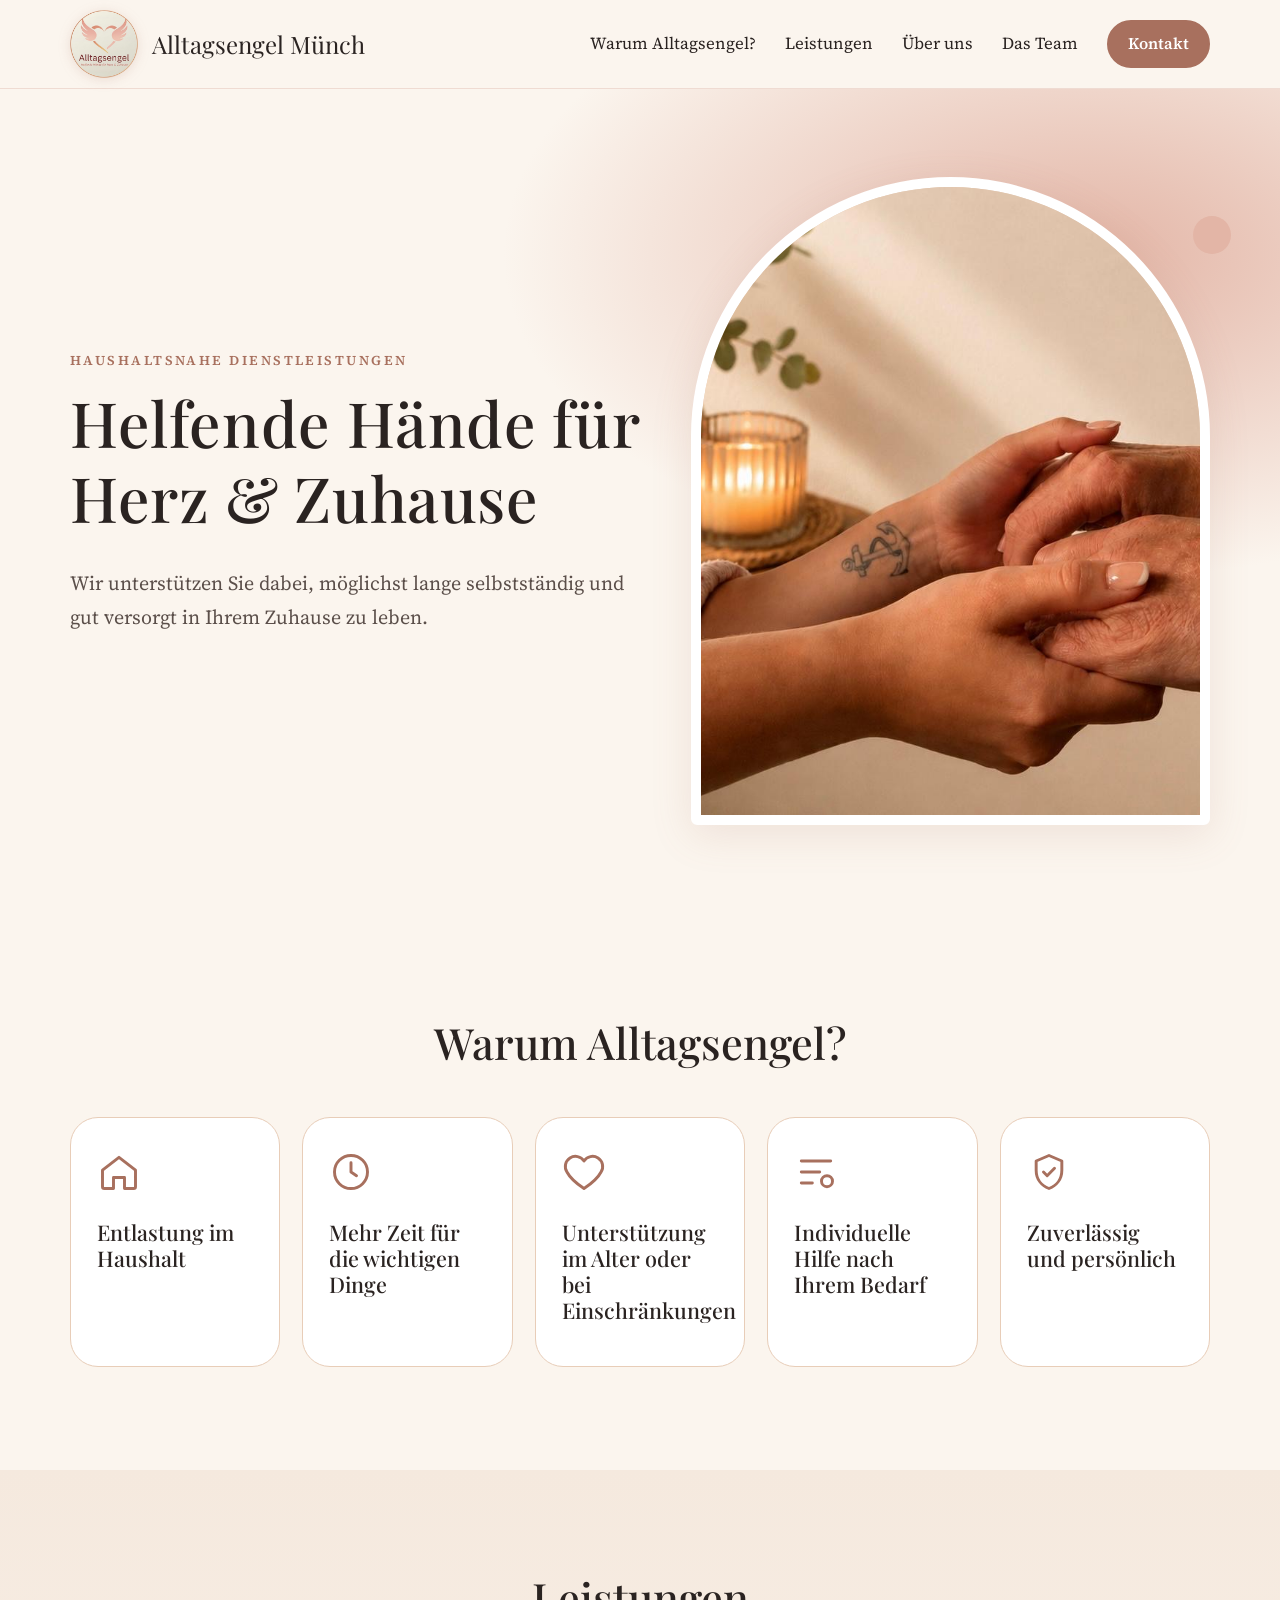
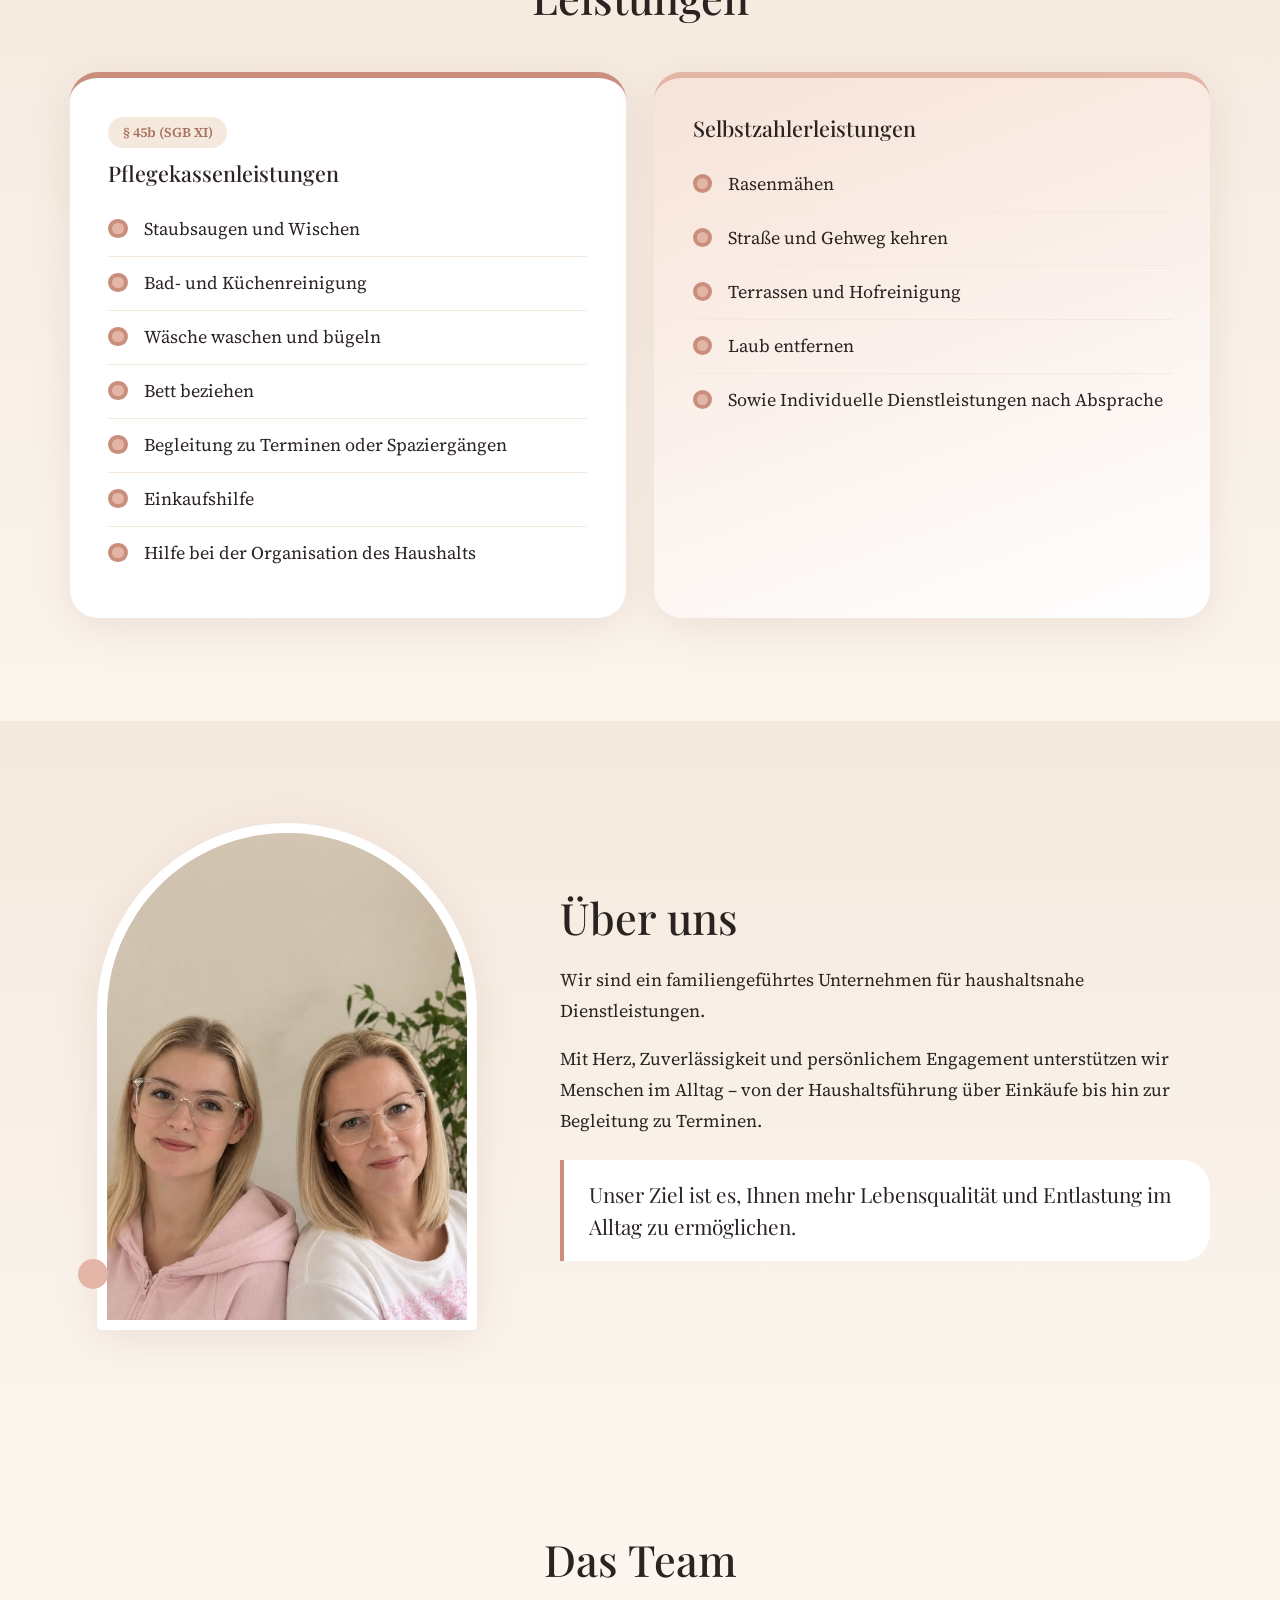
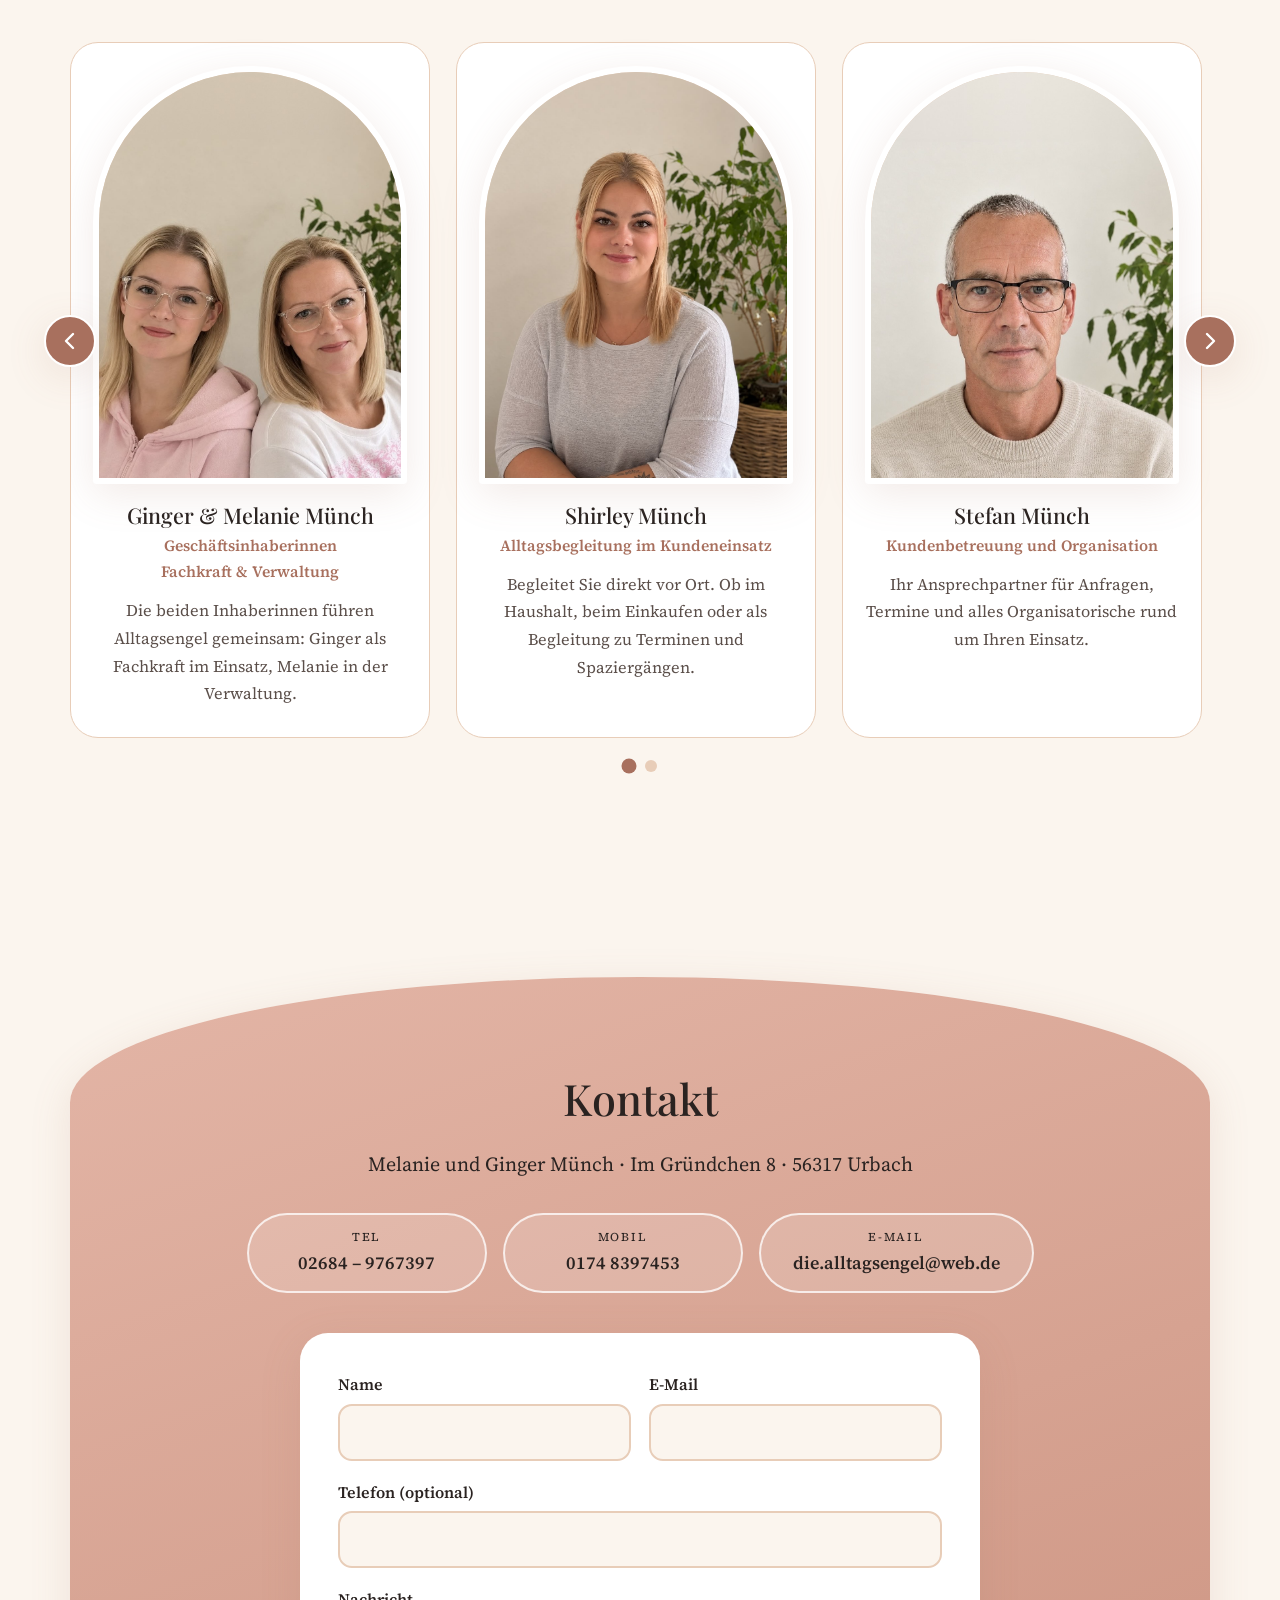
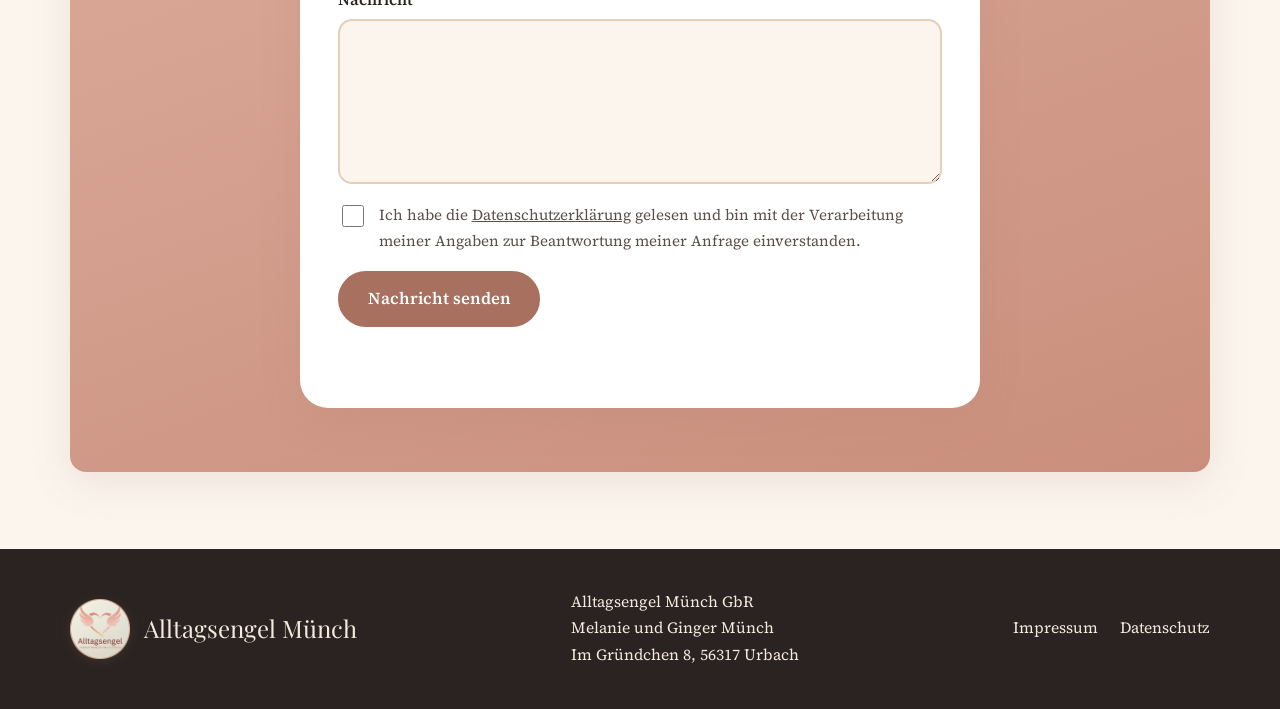
<file: index.html>
<!doctype html>
<html lang="de">
<head>
  <meta charset="utf-8">
  <meta name="viewport" content="width=device-width, initial-scale=1">
  <title>Alltagsengel Münch – Haushaltsnahe Dienstleistungen in Urbach (Westerwald)</title>
  <meta name="description" content="Alltagsengel Münch: Haushaltshilfe, Pflegekassenleistungen nach § 45b SGB XI, Einkaufshilfe, Begleitung sowie Garten- und Hofpflege in Urbach und Umgebung. Familiengeführt, zuverlässig, persönlich.">
  <meta name="robots" content="index, follow">
  <link rel="canonical" href="https://alltagsengel-muench.de/">

  <!-- Open Graph / Social Media -->
  <meta property="og:type" content="website">
  <meta property="og:locale" content="de_DE">
  <meta property="og:site_name" content="Alltagsengel Münch">
  <meta property="og:url" content="https://alltagsengel-muench.de/">
  <meta property="og:title" content="Alltagsengel Münch – Haushaltsnahe Dienstleistungen in Urbach">
  <meta property="og:description" content="Helfende Hände für Herz &amp; Zuhause: Haushaltshilfe, Pflegekassenleistungen (§ 45b SGB XI), Einkaufshilfe, Begleitung sowie Garten- und Hofpflege in Urbach und Umgebung.">
  <meta property="og:image" content="https://alltagsengel-muench.de/assets/hero.jpeg">
  <meta property="og:image:width" content="1347">
  <meta property="og:image:height" content="859">
  <meta property="og:image:alt" content="Eine jüngere Hand hält die Hand eines älteren Menschen, daneben eine Kerze und Eukalyptus">
  <meta name="twitter:card" content="summary_large_image">
  <meta name="twitter:title" content="Alltagsengel Münch – Haushaltsnahe Dienstleistungen in Urbach">
  <meta name="twitter:description" content="Haushaltshilfe, Pflegekassenleistungen (§ 45b SGB XI), Einkaufshilfe, Begleitung sowie Garten- und Hofpflege in Urbach und Umgebung.">
  <meta name="twitter:image" content="https://alltagsengel-muench.de/assets/hero.jpeg">

  <meta name="theme-color" content="#FBF5EE">
  <link rel="icon" type="image/png" href="assets/logo.png">
  <link rel="apple-touch-icon" href="assets/logo.png">
  <link rel="preload" href="assets/fonts/playfair-display-latin.woff2" as="font" type="font/woff2" crossorigin>
  <link rel="preload" href="assets/fonts/source-serif-4-latin.woff2" as="font" type="font/woff2" crossorigin>
  <link rel="stylesheet" href="styles.css">

  <!-- Strukturierte Daten für Google (LocalBusiness) -->
  <script type="application/ld+json">
  {
    "@context": "https://schema.org",
    "@type": "LocalBusiness",
    "@id": "https://alltagsengel-muench.de/#unternehmen",
    "name": "Alltagsengel Münch GbR",
    "alternateName": "Alltagsengel Münch",
    "slogan": "Helfende Hände für Herz & Zuhause",
    "description": "Familiengeführtes Unternehmen für haushaltsnahe Dienstleistungen in Urbach: Haushaltshilfe, Pflegekassenleistungen nach § 45b SGB XI, Einkaufshilfe, Begleitung zu Terminen sowie Garten- und Hofpflege.",
    "url": "https://alltagsengel-muench.de/",
    "logo": "https://alltagsengel-muench.de/assets/logo.png",
    "image": "https://alltagsengel-muench.de/assets/hero.jpeg",
    "telephone": "+49 2684 9767397",
    "email": "die.alltagsengel@web.de",
    "address": {
      "@type": "PostalAddress",
      "streetAddress": "Im Gründchen 8",
      "postalCode": "56317",
      "addressLocality": "Urbach",
      "addressRegion": "Rheinland-Pfalz",
      "addressCountry": "DE"
    },
    "contactPoint": [
      {
        "@type": "ContactPoint",
        "contactType": "customer service",
        "telephone": "+49 2684 9767397",
        "availableLanguage": "de"
      },
      {
        "@type": "ContactPoint",
        "contactType": "customer service",
        "telephone": "+49 174 8397453",
        "availableLanguage": "de"
      }
    ],
    "areaServed": [
      { "@type": "City", "name": "Urbach" },
      { "@type": "City", "name": "Puderbach" },
      { "@type": "City", "name": "Dierdorf" },
      { "@type": "City", "name": "Neuwied" },
      { "@type": "AdministrativeArea", "name": "Landkreis Neuwied" },
      { "@type": "AdministrativeArea", "name": "Westerwald" }
    ],
    "founder": [
      { "@type": "Person", "name": "Melanie Münch" },
      { "@type": "Person", "name": "Ginger Münch" }
    ],
    "knowsAbout": [
      "Haushaltsnahe Dienstleistungen",
      "Pflegekassenleistungen § 45b SGB XI",
      "Alltagsbegleitung",
      "Einkaufshilfe",
      "Gartenpflege"
    ],
    "hasOfferCatalog": {
      "@type": "OfferCatalog",
      "name": "Leistungen",
      "itemListElement": [
        {
          "@type": "OfferCatalog",
          "name": "Pflegekassenleistungen (§ 45b SGB XI)",
          "itemListElement": [
            { "@type": "Offer", "itemOffered": { "@type": "Service", "name": "Staubsaugen und Wischen" } },
            { "@type": "Offer", "itemOffered": { "@type": "Service", "name": "Bad- und Küchenreinigung" } },
            { "@type": "Offer", "itemOffered": { "@type": "Service", "name": "Wäsche waschen und bügeln" } },
            { "@type": "Offer", "itemOffered": { "@type": "Service", "name": "Bett beziehen" } },
            { "@type": "Offer", "itemOffered": { "@type": "Service", "name": "Begleitung zu Terminen oder Spaziergängen" } },
            { "@type": "Offer", "itemOffered": { "@type": "Service", "name": "Einkaufshilfe" } },
            { "@type": "Offer", "itemOffered": { "@type": "Service", "name": "Hilfe bei der Organisation des Haushalts" } }
          ]
        },
        {
          "@type": "OfferCatalog",
          "name": "Selbstzahlerleistungen",
          "itemListElement": [
            { "@type": "Offer", "itemOffered": { "@type": "Service", "name": "Rasenmähen" } },
            { "@type": "Offer", "itemOffered": { "@type": "Service", "name": "Straße und Gehweg kehren" } },
            { "@type": "Offer", "itemOffered": { "@type": "Service", "name": "Terrassen- und Hofreinigung" } },
            { "@type": "Offer", "itemOffered": { "@type": "Service", "name": "Laub entfernen" } },
            { "@type": "Offer", "itemOffered": { "@type": "Service", "name": "Individuelle Dienstleistungen nach Absprache" } }
          ]
        }
      ]
    }
  }
  </script>
</head>
<body>

<header class="site-header" id="top">
  <div class="container header-inner">
    <a class="brand" href="#top" aria-label="Alltagsengel Münch – zur Startseite">
      <img src="assets/logo.png" alt="" width="68" height="68">
      <span>Alltagsengel Münch</span>
    </a>
    <nav class="nav" id="nav" aria-label="Hauptnavigation">
      <a href="#warum">Warum Alltagsengel?</a>
      <a href="#leistungen">Leistungen</a>
      <a href="#ueber-uns">Über uns</a>
      <a href="#team">Das Team</a>
      <a class="btn btn-small" href="#kontakt">Kontakt</a>
    </nav>
    <button class="nav-toggle" id="navToggle" aria-expanded="false" aria-controls="nav" aria-label="Menü öffnen">
      <span></span><span></span><span></span>
    </button>
  </div>
</header>

<main>

  <!-- HERO -->
  <section class="hero">
    <div class="container hero-grid">
      <div class="hero-text reveal">
        <p class="eyebrow">Haushaltsnahe Dienstleistungen</p>
        <h1>Helfende Hände für Herz&nbsp;&amp;&nbsp;Zuhause</h1>
        <p class="lead">Wir unterstützen Sie dabei, möglichst lange selbstständig und gut versorgt in Ihrem Zuhause zu leben.</p>
      </div>
      <div class="hero-visual reveal">
        <div class="arch arch-hero">
          <img src="assets/hero.jpeg" alt="Eine jüngere Hand hält die Hand eines älteren Menschen, daneben eine Kerze und Eukalyptus" width="1347" height="859" fetchpriority="high">
        </div>
        <span class="dot" aria-hidden="true"></span>
      </div>
    </div>
  </section>

  <!-- WARUM -->
  <section class="section" id="warum">
    <div class="container">
      <header class="section-head reveal">
        <h2>Warum Alltagsengel?</h2>
      </header>
      <div class="cards">
        <article class="card reveal">
          <svg class="icon" viewBox="0 0 24 24" aria-hidden="true"><path d="M3 11l9-7 9 7v9a1 1 0 0 1-1 1h-5v-6H9v6H4a1 1 0 0 1-1-1z"/></svg>
          <h3>Entlastung im Haushalt</h3>
        </article>
        <article class="card reveal">
          <svg class="icon" viewBox="0 0 24 24" aria-hidden="true"><circle cx="12" cy="12" r="9"/><path d="M12 7v5l3 2"/></svg>
          <h3>Mehr Zeit für die wichtigen Dinge</h3>
        </article>
        <article class="card reveal">
          <svg class="icon" viewBox="0 0 24 24" aria-hidden="true"><path d="M12 21s-7-4.6-9.3-9A5.3 5.3 0 0 1 12 6a5.3 5.3 0 0 1 9.3 6c-2.3 4.4-9.3 9-9.3 9z"/></svg>
          <h3>Unterstützung im Alter oder bei Einschränkungen</h3>
        </article>
        <article class="card reveal">
          <svg class="icon" viewBox="0 0 24 24" aria-hidden="true"><path d="M4 6h16M4 12h10M4 18h6"/><circle cx="18" cy="17" r="3"/></svg>
          <h3>Individuelle Hilfe nach Ihrem Bedarf</h3>
        </article>
        <article class="card reveal">
          <svg class="icon" viewBox="0 0 24 24" aria-hidden="true"><path d="M12 3l7 3v5c0 5-3 8.5-7 10-4-1.5-7-5-7-10V6z"/><path d="M9 12l2 2 4-4"/></svg>
          <h3>Zuverlässig und persönlich</h3>
        </article>
      </div>
    </div>
  </section>

  <!-- LEISTUNGEN -->
  <section class="section section-tint" id="leistungen">
    <div class="container">
      <header class="section-head reveal">
        <h2>Leistungen</h2>
      </header>

      <div class="service-grid">
        <article class="panel reveal" id="pflegekasse">
          <div class="panel-head">
            <span class="badge">§ 45b (SGB XI)</span>
            <h3>Pflegekassenleistungen</h3>
          </div>
          <ul class="checklist">
            <li>Staubsaugen und Wischen</li>
            <li>Bad- und Küchenreinigung</li>
            <li>Wäsche waschen und bügeln</li>
            <li>Bett beziehen</li>
            <li>Begleitung zu Terminen oder Spaziergängen</li>
            <li>Einkaufshilfe</li>
            <li>Hilfe bei der Organisation des Haushalts</li>
          </ul>
        </article>

        <article class="panel panel-alt reveal">
          <div class="panel-head">
            <h3>Selbstzahlerleistungen</h3>
          </div>
          <ul class="checklist">
            <li>Rasenmähen</li>
            <li>Straße und Gehweg kehren</li>
            <li>Terrassen und Hofreinigung</li>
            <li>Laub entfernen</li>
            <li>Sowie Individuelle Dienstleistungen nach Absprache</li>
          </ul>
        </article>
      </div>
    </div>
  </section>

  <!-- ÜBER UNS -->
  <section class="section section-tint" id="ueber-uns">
    <div class="container about-grid">
      <div class="about-photo reveal">
        <div class="arch">
          <img src="assets/inhaber.jpeg" alt="Ginger und Melanie Münch, die Inhaberinnen von Alltagsengel" width="925" height="1233" loading="lazy">
        </div>
        <span class="dot" aria-hidden="true"></span>
      </div>
      <div class="reveal">
        <h2>Über uns</h2>
        <p>Wir sind ein familiengeführtes Unternehmen für haushaltsnahe Dienstleistungen.</p>
        <p>Mit Herz, Zuverlässigkeit und persönlichem Engagement unterstützen wir Menschen im Alltag – von der Haushaltsführung über Einkäufe bis hin zur Begleitung zu Terminen.</p>
        <blockquote>Unser Ziel ist es, Ihnen mehr Lebensqualität und Entlastung im Alltag zu ermöglichen.</blockquote>
      </div>
    </div>
  </section>


  <!-- TEAM -->
  <section class="section" id="team">
    <div class="container">
      <header class="section-head reveal">
        <h2>Das Team</h2>
      </header>

      <div class="carousel reveal" id="teamCarousel">
        <button class="carousel-btn carousel-prev" type="button" aria-label="Vorheriges Teammitglied">
          <svg viewBox="0 0 24 24" aria-hidden="true"><path d="M15 5l-7 7 7 7"/></svg>
        </button>

        <ul class="carousel-track" aria-label="Unser Team">
          <li class="team-card">
            <div class="arch">
              <img src="assets/team/ginger-melanie.jpeg" alt="Ginger und Melanie Münch sitzen nebeneinander und lächeln" width="925" height="1233" loading="lazy">
            </div>
            <h3>Ginger &amp; Melanie Münch</h3>
            <p class="team-role">Geschäftsinhaberinnen<br>Fachkraft &amp; Verwaltung</p>
            <p>Die beiden Inhaberinnen führen Alltagsengel gemeinsam: Ginger als Fachkraft im Einsatz, Melanie in der Verwaltung.</p>
          </li>
          <li class="team-card">
            <div class="arch">
              <img src="assets/team/shirley.jpeg" alt="Shirley Münch lächelt in die Kamera" width="1086" height="1448" loading="lazy">
            </div>
            <h3>Shirley Münch</h3>
            <p class="team-role">Alltagsbegleitung im Kundeneinsatz</p>
            <p>Begleitet Sie direkt vor Ort. Ob im Haushalt, beim Einkaufen oder als Begleitung zu Terminen und Spaziergängen.</p>
          </li>
          <li class="team-card">
            <div class="arch">
              <img src="assets/team/stefan.jpeg" alt="Stefan Münch mit Brille vor einer Zimmerpflanze" width="903" height="1204" loading="lazy">
            </div>
            <h3>Stefan Münch</h3>
            <p class="team-role">Kundenbetreuung und Organisation</p>
            <p>Ihr Ansprechpartner für Anfragen, Termine und alles Organisatorische rund um Ihren Einsatz.</p>
          </li>
          <li class="team-card">
            <div class="arch">
              <img src="assets/team/jannik.jpeg" alt="Jannik Münch in dunklem Pullover vor einer Zimmerpflanze" width="1086" height="1448" loading="lazy">
            </div>
            <h3>Jannik Münch</h3>
            <p class="team-role">Mitarbeiter für Haus- und Gartenservice</p>
            <p>Kümmert sich um Rasen, Laub, Hof und Gehweg – alles rund ums Haus und im Garten.</p>
          </li>
        </ul>

        <button class="carousel-btn carousel-next" type="button" aria-label="Nächstes Teammitglied">
          <svg viewBox="0 0 24 24" aria-hidden="true"><path d="M9 5l7 7-7 7"/></svg>
        </button>

        <div class="carousel-dots" role="tablist" aria-label="Teammitglied auswählen"></div>
      </div>
    </div>
  </section>

  <!-- KONTAKT -->
  <section class="section contact" id="kontakt">
    <div class="container">
      <div class="contact-card reveal">
        <header class="section-head">
          <h2>Kontakt</h2>
          <p class="lead">Melanie und Ginger Münch · Im Gründchen 8 · 56317 Urbach</p>
        </header>
        <div class="pills">
          <a class="pill" href="tel:+4926849767397"><span>Tel</span>02684 – 9767397</a>
          <a class="pill" href="tel:+491748397453"><span>Mobil</span>0174 8397453</a>
          <a class="pill" href="mailto:die.alltagsengel@web.de"><span>E-Mail</span>die.alltagsengel@web.de</a>
        </div>
        <form class="form" id="contactForm" action="kontakt.php" method="POST" novalidate>
          <input type="text" name="website" class="hp" tabindex="-1" autocomplete="off" aria-hidden="true">
          <div class="form-row">
            <label>Name
              <input type="text" name="name" autocomplete="name" required>
            </label>
            <label>E-Mail
              <input type="email" name="email" autocomplete="email" required>
            </label>
          </div>
          <label>Telefon (optional)
            <input type="tel" name="telefon" autocomplete="tel">
          </label>
          <label>Nachricht
            <textarea name="nachricht" rows="5" required></textarea>
          </label>
          <label class="check">
            <input type="checkbox" name="datenschutz" required>
            <span>Ich habe die <a href="datenschutz.html" target="_blank" rel="noopener">Datenschutzerklärung</a> gelesen und bin mit der Verarbeitung meiner Angaben zur Beantwortung meiner Anfrage einverstanden.</span>
          </label>
          <button class="btn" type="submit">Nachricht senden</button>
          <p class="form-status" id="formStatus" role="status" aria-live="polite"></p>
        </form>
      </div>
    </div>
  </section>

</main>

<footer class="site-footer">
  <div class="container footer-inner">
    <div class="brand">
      <img src="assets/logo.png" alt="" width="60" height="60">
      <span>Alltagsengel Münch</span>
    </div>
    <p>Alltagsengel Münch GbR<br>Melanie und Ginger Münch<br>Im Gründchen 8, 56317 Urbach</p>
    <nav aria-label="Rechtliches">
      <a href="impressum.html">Impressum</a>
      <a href="datenschutz.html">Datenschutz</a>
    </nav>
  </div>
</footer>

<a class="call-fab" href="tel:+4926849767397" aria-label="Alltagsengel Münch anrufen">
  <svg viewBox="0 0 24 24" aria-hidden="true"><path d="M6.6 10.8a15 15 0 0 0 6.6 6.6l2.2-2.2a1 1 0 0 1 1-.25 11 11 0 0 0 3.5.56 1 1 0 0 1 1 1V20a1 1 0 0 1-1 1A17 17 0 0 1 3 4a1 1 0 0 1 1-1h3.5a1 1 0 0 1 1 1c0 1.2.2 2.4.56 3.5a1 1 0 0 1-.25 1z"/></svg>
</a>

<script src="script.js"></script>
</body>
</html>
</file>
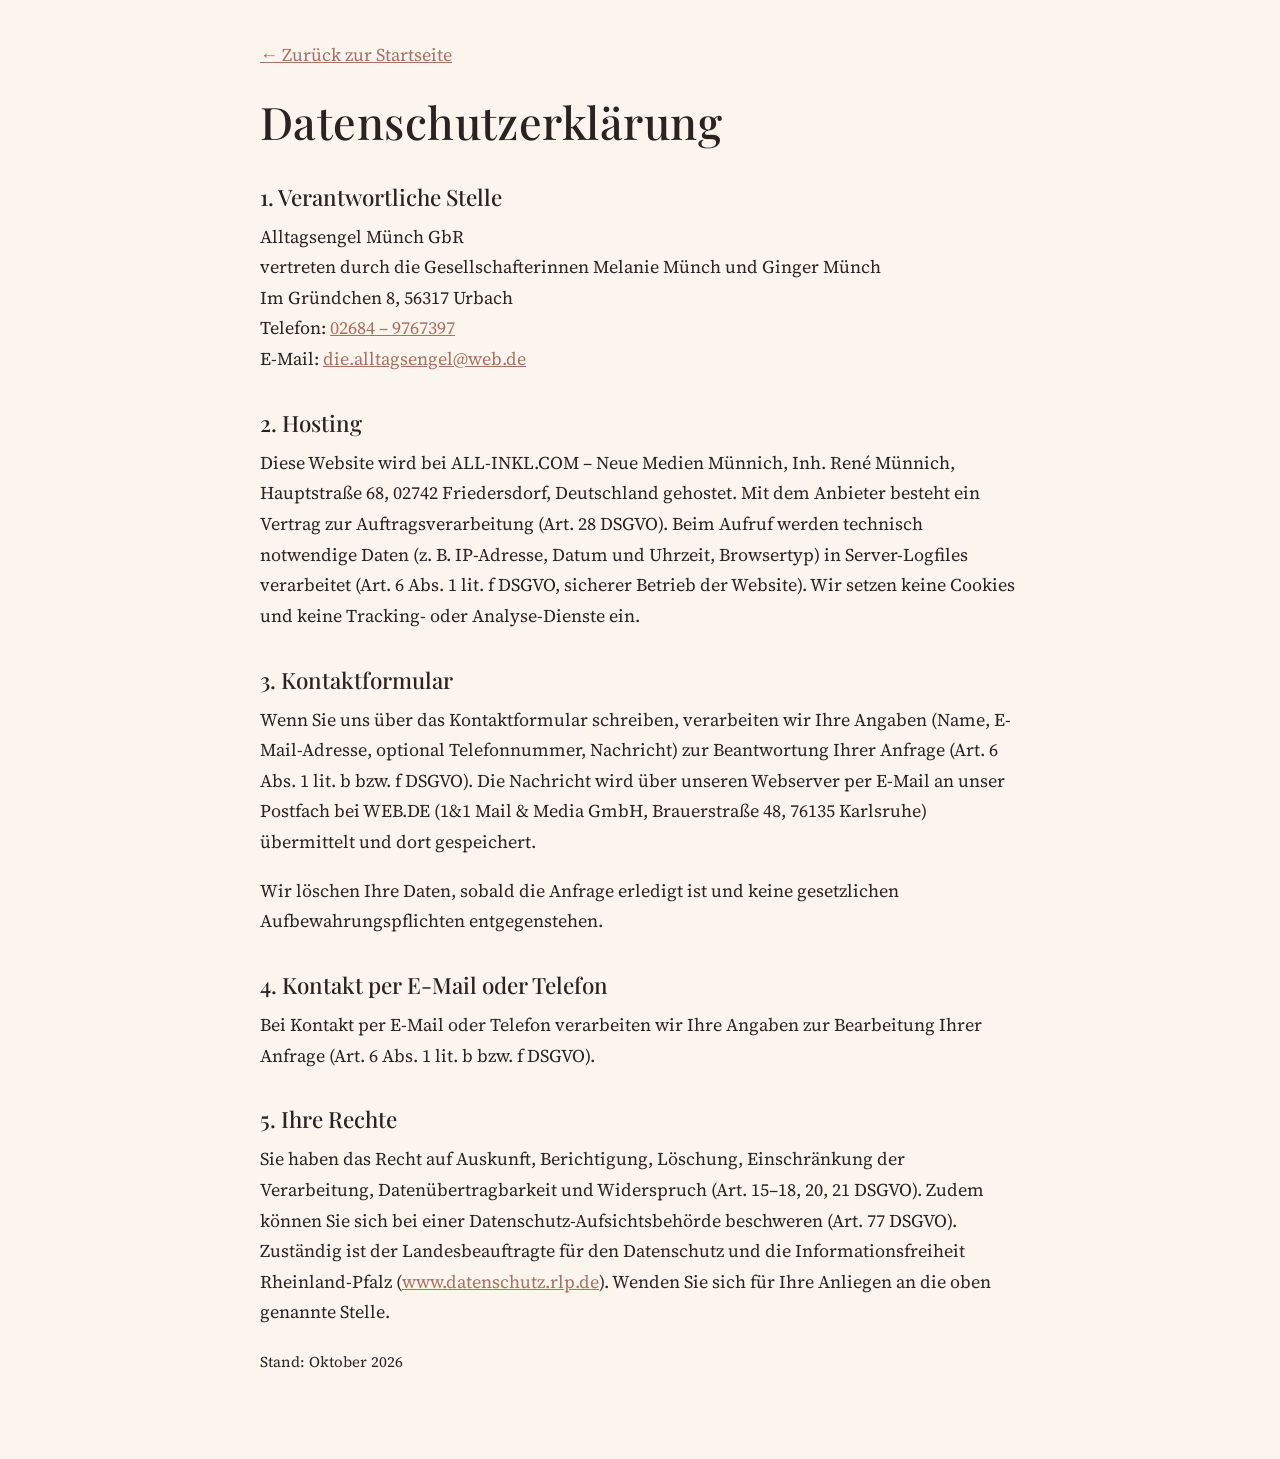
<file: datenschutz.html>
<!doctype html>
<html lang="de">
<head>
  <meta charset="utf-8">
  <meta name="viewport" content="width=device-width, initial-scale=1">
  <title>Datenschutzerklärung – Alltagsengel Münch GbR</title>
  <meta name="robots" content="noindex">
  <link rel="icon" type="image/png" href="assets/logo.png">
  <link rel="apple-touch-icon" href="assets/logo.png">
  <link rel="stylesheet" href="styles.css">
</head>
<body>
  <main class="legal">
    <div class="container">
      <a class="back" href="index.html">← Zurück zur Startseite</a>
      <h1>Datenschutzerklärung</h1>

      <h2>1. Verantwortliche Stelle</h2>
      <p>
        Alltagsengel Münch GbR<br>
        vertreten durch die Gesellschafterinnen Melanie Münch und Ginger Münch<br>
        Im Gründchen 8, 56317 Urbach<br>
        Telefon: <a href="tel:+4926849767397">02684 – 9767397</a><br>
        E-Mail: <a href="mailto:die.alltagsengel@web.de">die.alltagsengel@web.de</a>
      </p>

      <h2>2. Hosting</h2>
      <p>Diese Website wird bei ALL-INKL.COM – Neue Medien Münnich, Inh. René Münnich, Hauptstraße 68, 02742 Friedersdorf, Deutschland gehostet. Mit dem Anbieter besteht ein Vertrag zur Auftragsverarbeitung (Art. 28 DSGVO). Beim Aufruf werden technisch notwendige Daten (z. B. IP-Adresse, Datum und Uhrzeit, Browsertyp) in Server-Logfiles verarbeitet (Art. 6 Abs. 1 lit. f DSGVO, sicherer Betrieb der Website). Wir setzen keine Cookies und keine Tracking- oder Analyse-Dienste ein.</p>

      <h2>3. Kontaktformular</h2>
      <p>Wenn Sie uns über das Kontaktformular schreiben, verarbeiten wir Ihre Angaben (Name, E-Mail-Adresse, optional Telefonnummer, Nachricht) zur Beantwortung Ihrer Anfrage (Art. 6 Abs. 1 lit. b bzw. f DSGVO). Die Nachricht wird über unseren Webserver per E-Mail an unser Postfach bei WEB.DE (1&amp;1 Mail &amp; Media GmbH, Brauerstraße 48, 76135 Karlsruhe) übermittelt und dort gespeichert.</p>
      <p>Wir löschen Ihre Daten, sobald die Anfrage erledigt ist und keine gesetzlichen Aufbewahrungspflichten entgegenstehen.</p>

      <h2>4. Kontakt per E-Mail oder Telefon</h2>
      <p>Bei Kontakt per E-Mail oder Telefon verarbeiten wir Ihre Angaben zur Bearbeitung Ihrer Anfrage (Art. 6 Abs. 1 lit. b bzw. f DSGVO).</p>

      <h2>5. Ihre Rechte</h2>
      <p>Sie haben das Recht auf Auskunft, Berichtigung, Löschung, Einschränkung der Verarbeitung, Datenübertragbarkeit und Widerspruch (Art. 15–18, 20, 21 DSGVO). Zudem können Sie sich bei einer Datenschutz-Aufsichtsbehörde beschweren (Art. 77 DSGVO). Zuständig ist der Landesbeauftragte für den Datenschutz und die Informationsfreiheit Rheinland-Pfalz (<a href="https://www.datenschutz.rlp.de" target="_blank" rel="noopener">www.datenschutz.rlp.de</a>). Wenden Sie sich für Ihre Anliegen an die oben genannte Stelle.</p>

      <p><small>Stand: Oktober 2026</small></p>
    </div>
  </main>
</body>
</html>
</file>
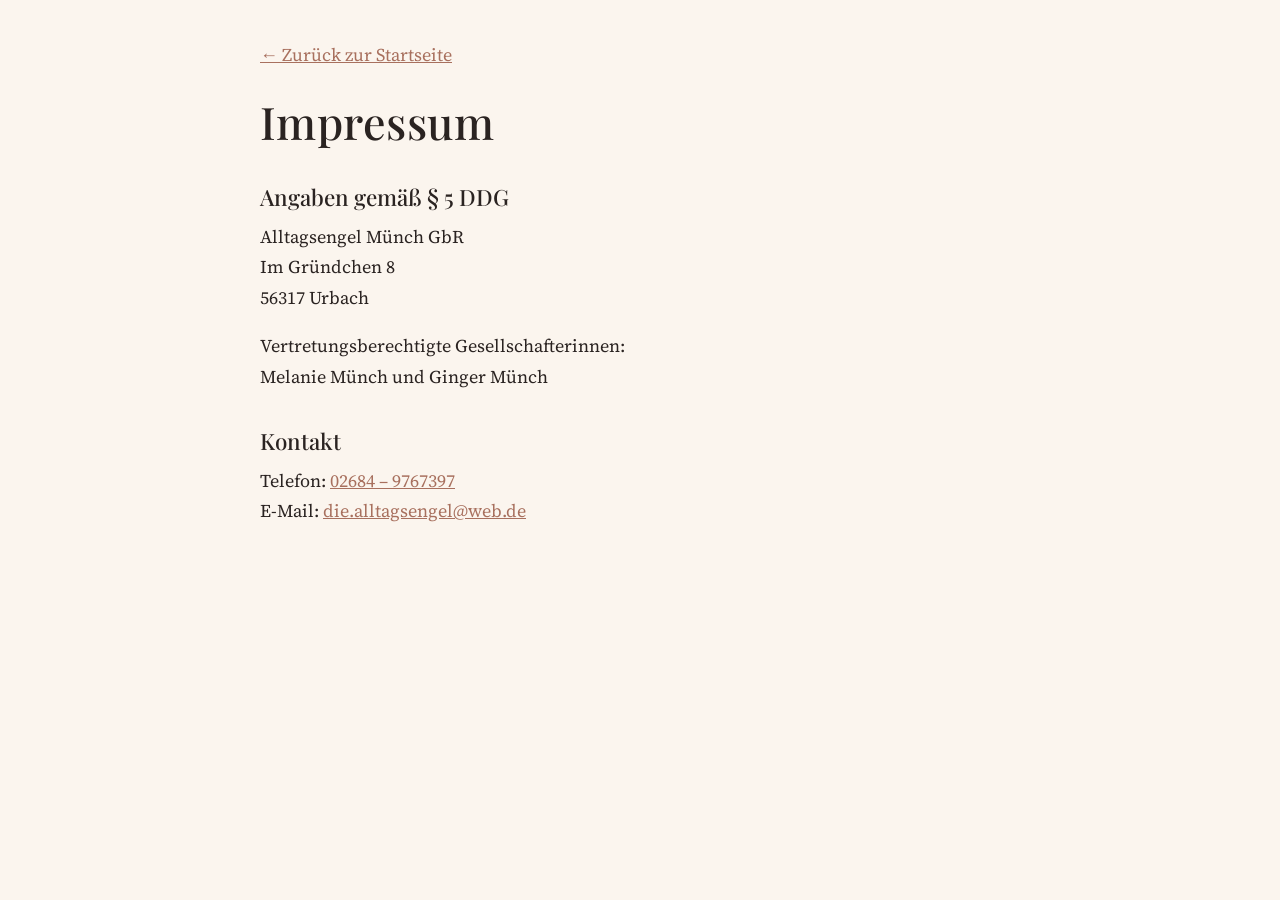
<file: impressum.html>
<!doctype html>
<html lang="de">
<head>
  <meta charset="utf-8">
  <meta name="viewport" content="width=device-width, initial-scale=1">
  <title>Impressum – Alltagsengel Münch GbR</title>
  <meta name="robots" content="noindex">
  <link rel="icon" type="image/png" href="assets/logo.png">
  <link rel="apple-touch-icon" href="assets/logo.png">
  <link rel="stylesheet" href="styles.css">
</head>
<body>
  <main class="legal">
    <div class="container">
      <a class="back" href="index.html">← Zurück zur Startseite</a>
      <h1>Impressum</h1>

      <h2>Angaben gemäß § 5 DDG</h2>
      <p>
        Alltagsengel Münch GbR<br>
        Im Gründchen 8<br>
        56317 Urbach
      </p>
      <p>
        Vertretungsberechtigte Gesellschafterinnen:<br>
        Melanie Münch und Ginger Münch
      </p>

      <h2>Kontakt</h2>
      <p>
        Telefon: <a href="tel:+4926849767397">02684 – 9767397</a><br>
        E-Mail: <a href="mailto:die.alltagsengel@web.de">die.alltagsengel@web.de</a>
      </p>
    </div>
  </main>
</body>
</html>
</file>
<file: styles.css>
/* Lokal gehostete Schriften (Playfair Display, Source Serif 4 – SIL Open Font License). Keine Verbindung zu Google. */
@font-face {
  font-family: "Playfair Display";
  font-style: normal;
  font-weight: 400 600;
  font-display: swap;
  src: url("assets/fonts/playfair-display-latin-ext.woff2") format("woff2");
  unicode-range: U+0100-02BA, U+02BD-02C5, U+02C7-02CC, U+02CE-02D7, U+02DD-02FF, U+0304, U+0308, U+0329, U+1D00-1DBF, U+1E00-1E9F, U+1EF2-1EFF, U+2020, U+20A0-20AB, U+20AD-20C4, U+2113, U+2C60-2C7F, U+A720-A7FF;
}
@font-face {
  font-family: "Playfair Display";
  font-style: normal;
  font-weight: 400 600;
  font-display: swap;
  src: url("assets/fonts/playfair-display-latin.woff2") format("woff2");
  unicode-range: U+0000-00FF, U+0131, U+0152-0153, U+02BB-02BC, U+02C6, U+02DA, U+02DC, U+0304, U+0308, U+0329, U+2000-206F, U+20AC, U+2122, U+2191, U+2193, U+2212, U+2215, U+FEFF, U+FFFD;
}
@font-face {
  font-family: "Source Serif 4";
  font-style: normal;
  font-weight: 400 600;
  font-display: swap;
  src: url("assets/fonts/source-serif-4-latin-ext.woff2") format("woff2");
  unicode-range: U+0100-02BA, U+02BD-02C5, U+02C7-02CC, U+02CE-02D7, U+02DD-02FF, U+0304, U+0308, U+0329, U+1D00-1DBF, U+1E00-1E9F, U+1EF2-1EFF, U+2020, U+20A0-20AB, U+20AD-20C4, U+2113, U+2C60-2C7F, U+A720-A7FF;
}
@font-face {
  font-family: "Source Serif 4";
  font-style: normal;
  font-weight: 400 600;
  font-display: swap;
  src: url("assets/fonts/source-serif-4-latin.woff2") format("woff2");
  unicode-range: U+0000-00FF, U+0131, U+0152-0153, U+02BB-02BC, U+02C6, U+02DA, U+02DC, U+0304, U+0308, U+0329, U+2000-206F, U+20AC, U+2122, U+2191, U+2193, U+2212, U+2215, U+FEFF, U+FFFD;
}

:root {
  --cream: #FBF5EE;
  --cream-2: #F5E9DE;
  --sand: #E8CDB8;
  --rose: #E3B5A6;
  --copper: #C98F7C;
  --copper-dark: #A8705E;
  --ink: #2A2321;
  --ink-soft: #5B4F4A;
  --white: #fff;
  --radius: 28px;
  --shadow: 0 10px 40px rgba(168, 112, 94, .15);
  --font-head: "Playfair Display", Georgia, serif;
  --font-body: "Source Serif 4", Georgia, serif;
}

*, *::before, *::after { box-sizing: border-box; }
html { scroll-behavior: smooth; scroll-padding-top: 100px; }
body {
  margin: 0;
  background: var(--cream);
  color: var(--ink);
  font-family: var(--font-body);
  font-size: 1.125rem;
  line-height: 1.7;
  -webkit-font-smoothing: antialiased;
}
img { max-width: 100%; display: block; }
a { color: inherit; }
h1, h2, h3 { font-family: var(--font-head); font-weight: 500; line-height: 1.2; margin: 0 0 .5em; }
h1 { font-size: clamp(2.3rem, 5.5vw, 3.9rem); letter-spacing: .01em; }
h2 { font-size: clamp(1.8rem, 3.6vw, 2.7rem); }
h3 { font-size: 1.35rem; }
p { margin: 0 0 1em; }
.container { width: min(1140px, 100% - 2.5rem); margin-inline: auto; }

.eyebrow {
  font-size: .85rem; letter-spacing: .18em; text-transform: uppercase;
  color: var(--copper-dark); font-weight: 600; margin-bottom: .8rem;
}
.lead { font-size: 1.25rem; color: var(--ink-soft); }

/* Buttons */
.btn {
  -webkit-appearance: none; appearance: none;
  display: inline-flex; align-items: center; gap: .6rem;
  background: var(--copper-dark); color: var(--white);
  padding: .9rem 1.7rem; border-radius: 999px; text-decoration: none;
  font-weight: 600; font-size: 1.05rem; border: 2px solid var(--copper-dark);
  transition: transform .2s, background .2s, box-shadow .2s;
}
.btn:hover { background: var(--ink); border-color: var(--ink); transform: translateY(-2px); box-shadow: var(--shadow); }
.btn svg { width: 20px; height: 20px; fill: currentColor; }
.btn-ghost { background: transparent; color: var(--copper-dark); }
.btn-ghost:hover { color: var(--white); }
.btn-small { padding: .5rem 1.2rem; font-size: 1rem; }
:focus-visible { outline: 3px solid var(--copper-dark); outline-offset: 3px; border-radius: 6px; }

/* Header */
.site-header {
  position: sticky; top: 0; z-index: 50;
  background: rgba(251, 245, 238, .88);
  -webkit-backdrop-filter: blur(12px);
  backdrop-filter: blur(12px);
  border-bottom: 1px solid rgba(201, 143, 124, .25);
}
.header-inner { display: flex; align-items: center; justify-content: space-between; height: 88px; }
.brand { display: flex; align-items: center; gap: .9rem; text-decoration: none; font-family: var(--font-head); font-size: 1.5rem; }
.brand img { width: 68px; height: 68px; flex: none; filter: drop-shadow(0 2px 6px rgba(168, 112, 94, .18)); }
.site-footer .brand img { width: 60px; height: 60px; }
.nav { display: flex; align-items: center; gap: 1.8rem; }
.nav a:not(.btn) { text-decoration: none; font-size: 1.05rem; position: relative; }
.nav a:not(.btn)::after {
  content: ""; position: absolute; left: 0; bottom: -4px; width: 0; height: 2px;
  background: var(--copper); transition: width .25s;
}
.nav a:not(.btn):hover::after { width: 100%; }
.nav-toggle { display: none; background: none; border: 0; padding: .6rem; cursor: pointer; }
.nav-toggle span { display: block; width: 26px; height: 2px; background: var(--ink); margin: 6px 0; transition: transform .25s, opacity .25s; }
.nav-toggle[aria-expanded="true"] span:nth-child(1) { transform: translateY(8px) rotate(45deg); }
.nav-toggle[aria-expanded="true"] span:nth-child(2) { opacity: 0; }
.nav-toggle[aria-expanded="true"] span:nth-child(3) { transform: translateY(-8px) rotate(-45deg); }

/* Hero */
.hero { padding: clamp(2.5rem, 7vw, 5.5rem) 0 clamp(3rem, 7vw, 6rem); overflow: hidden;
  background: radial-gradient(900px 500px at 85% 20%, var(--rose) 0%, transparent 65%), var(--cream); }
.hero-grid { display: grid; grid-template-columns: 1.05fr .95fr; gap: 3rem; align-items: center; }
.trust { list-style: none; padding: 0; margin: 2rem 0 0; display: flex; flex-wrap: wrap; gap: .6rem; }
.trust li { background: var(--white); border: 1px solid var(--sand); border-radius: 999px; padding: .35rem 1rem; font-size: .95rem; color: var(--ink-soft); }
.cta-row { display: flex; flex-wrap: wrap; gap: 1rem; margin-top: 1.8rem; }
.hero-visual { position: relative; }
.arch {
  position: relative;
  border-radius: 999px 999px 24px 24px; overflow: hidden;
  aspect-ratio: 3 / 4; background: var(--sand);
  box-shadow: var(--shadow); border: 10px solid var(--white);
}
.arch img { width: 100%; height: 100%; object-fit: cover; object-position: center 45%; }
/* Hero: hochkanter Bogen (4:5), Ausschnitt so gelegt, dass Hände und Kerze sichtbar sind */
.arch-hero { aspect-ratio: 4 / 5; }
.arch-hero img { object-position: 28% 50%; }
/* Fallback für ältere Browser ohne aspect-ratio (z. B. iOS 14, Safari 14): Padding-Trick */
@supports not (aspect-ratio: 1 / 1) {
  .arch::before { content: ""; display: block; padding-top: 133.333%; }
  .arch-hero::before { padding-top: 125%; }
  .arch img { position: absolute; top: 0; left: 0; width: 100%; height: 100%; }
}
.dot { position: absolute; top: 6%; right: -4%; width: 38px; height: 38px; border-radius: 50%; background: var(--rose); }

/* Sections */
.section { padding: clamp(3.5rem, 8vw, 6.5rem) 0; }
.section-tint { background: linear-gradient(180deg, var(--cream-2), var(--cream)); }
.section-head { max-width: 700px; margin: 0 auto 3rem; text-align: center; }

/* Cards */
.cards { display: grid; grid-template-columns: repeat(auto-fit, minmax(210px, 1fr)); gap: 1.4rem; }
.card {
  background: var(--white); border-radius: var(--radius); padding: 2rem 1.6rem;
  border: 1px solid var(--sand); transition: transform .25s, box-shadow .25s;
}
.card:hover { transform: translateY(-6px); box-shadow: var(--shadow); }
.card p { color: var(--ink-soft); margin: 0; font-size: 1.02rem; }
.icon { width: 44px; height: 44px; fill: none; stroke: var(--copper-dark); stroke-width: 1.6; stroke-linecap: round; stroke-linejoin: round; margin-bottom: 1rem; }

/* Services */
.service-grid { display: grid; grid-template-columns: 1fr 1fr; gap: 1.8rem; }
.panel { background: var(--white); border-radius: var(--radius) var(--radius) var(--radius) var(--radius); padding: 2.4rem; box-shadow: var(--shadow); border-top: 6px solid var(--copper); }
.panel-alt { background: linear-gradient(160deg, #F7E3D8, var(--white)); border-top-color: var(--rose); }
.badge { display: inline-block; background: var(--cream-2); color: var(--copper-dark); font-weight: 600; font-size: .85rem; padding: .25rem .9rem; border-radius: 999px; margin-bottom: .8rem; }
.checklist { list-style: none; padding: 0; margin: 1rem 0 0; }
.checklist li { position: relative; padding: .7rem 0 .7rem 2.2rem; border-bottom: 1px solid var(--cream-2); }
.checklist li:last-child { border-bottom: 0; }
.checklist li::before {
  content: ""; position: absolute; left: 0; top: 1rem; width: 1.2rem; height: 1.2rem;
  border-radius: 50%; background: var(--rose); border: 4px solid var(--copper);
}

/* Steps */
.steps { list-style: none; padding: 0; margin: 0; display: grid; grid-template-columns: repeat(3, 1fr); gap: 2rem; counter-reset: s; position: relative; }
.steps li { text-align: center; padding: 0 1rem; }
.steps p { color: var(--ink-soft); }
.step-no {
  display: grid; place-items: center; width: 68px; height: 68px; margin: 0 auto 1.2rem;
  border-radius: 50%; background: var(--sand); color: var(--copper-dark);
  font-family: var(--font-head); font-size: 1.8rem; border: 3px solid var(--white); box-shadow: var(--shadow);
}

/* About */
.about-grid { display: grid; grid-template-columns: .8fr 1.2fr; gap: 3.5rem; align-items: center; }
.about-photo { position: relative; width: min(380px, 100%); margin: 0 auto; }
.about-photo .dot { top: auto; bottom: 8%; left: -5%; right: auto; width: 30px; height: 30px; }
blockquote {
  margin: 1.5rem 0 0; padding: 1.2rem 1.6rem; border-left: 4px solid var(--copper);
  background: var(--white); border-radius: 0 var(--radius) var(--radius) 0;
  font-family: var(--font-head); font-size: 1.3rem; line-height: 1.5;
}

/* Team-Karussell */
.carousel { position: relative; }
.carousel-track {
  list-style: none; margin: 0; padding: .5rem .25rem 1rem;
  display: flex; gap: 1.6rem;
  overflow-x: auto; overscroll-behavior-x: contain;
  scroll-snap-type: x mandatory; -webkit-overflow-scrolling: touch;
  scrollbar-width: none;
}
.carousel-track::-webkit-scrollbar { display: none; }
.team-card {
  flex: 0 0 calc((100% - 3.2rem) / 3); min-width: 0;
  scroll-snap-align: start; scroll-snap-stop: always;
  background: var(--white); border: 1px solid var(--sand); border-radius: var(--radius);
  padding: 1.4rem 1.4rem 1.8rem; text-align: center;
  transition: transform .25s, box-shadow .25s;
}
.team-card:hover { transform: translateY(-6px); box-shadow: var(--shadow); }
.team-card .arch { border-width: 6px; margin-bottom: 1.2rem; }
.team-card .arch img { object-position: center 30%; }
.team-card h3 { margin-bottom: .25rem; }
.team-role { color: var(--copper-dark); font-weight: 600; font-size: .98rem; margin-bottom: .7rem; }
.team-card p:last-child { color: var(--ink-soft); font-size: 1.02rem; margin: 0; }

.carousel-btn {
  -webkit-appearance: none; appearance: none;
  position: absolute; top: 38%; z-index: 2;
  width: 52px; height: 52px; border-radius: 50%; border: 2px solid var(--white);
  background: var(--copper-dark); color: var(--white); cursor: pointer;
  display: grid; place-items: center; box-shadow: var(--shadow);
  transition: background .2s, opacity .2s, transform .2s;
}
.carousel-btn:hover { background: var(--ink); transform: scale(1.06); }
.carousel-btn[disabled] { opacity: .35; cursor: default; transform: none; }
.carousel-btn svg { width: 24px; height: 24px; fill: none; stroke: currentColor; stroke-width: 2.4; stroke-linecap: round; stroke-linejoin: round; }
.carousel-prev { left: -26px; }
.carousel-next { right: -26px; }

.carousel-dots { display: flex; justify-content: center; gap: .6rem; margin-top: .4rem; }
.carousel-dots button {
  -webkit-appearance: none; appearance: none;
  width: 12px; height: 12px; padding: 0; border-radius: 50%; border: 0; cursor: pointer;
  background: var(--sand); transition: background .2s, transform .2s;
}
.carousel-dots button[aria-selected="true"] { background: var(--copper-dark); transform: scale(1.25); }

@media (max-width: 900px) {
  .team-card { flex-basis: calc((100% - 1.6rem) / 2); }
  .carousel-btn { display: none; }
}
@media (max-width: 600px) {
  .team-card { flex-basis: 86%; }
}

/* Contact */
.contact { padding-bottom: clamp(3rem, 6vw, 5rem); }
.contact-card {
  background: linear-gradient(160deg, var(--rose), var(--copper));
  border-radius: 999px 999px var(--radius) var(--radius) / 220px 220px var(--radius) var(--radius);
  padding: clamp(3.5rem, 8vw, 6rem) clamp(1.5rem, 5vw, 4rem) clamp(2.5rem, 5vw, 4rem);
  color: var(--ink); box-shadow: var(--shadow);
}
.contact-card .eyebrow { color: var(--ink); }
.contact-card .lead { color: var(--ink); }
.contact-card .section-head { margin-bottom: 2rem; }
.pills { display: flex; flex-wrap: wrap; justify-content: center; gap: 1rem; }
.pill {
  display: flex; flex-direction: column; align-items: center; min-width: 240px;
  border: 2px solid rgba(255, 255, 255, .75); border-radius: 999px; padding: .8rem 2rem;
  text-decoration: none; font-weight: 600; background: rgba(255, 255, 255, .15);
  transition: background .2s, transform .2s;
}
.pill:hover { background: var(--white); transform: translateY(-3px); }
.pill span { font-size: .75rem; letter-spacing: .15em; text-transform: uppercase; font-weight: 400; }

/* Footer */
.site-footer { background: var(--ink); color: var(--cream-2); padding: 2.5rem 0; font-size: .98rem; }
.footer-inner { display: flex; flex-wrap: wrap; align-items: center; justify-content: space-between; gap: 1rem; }
.site-footer p { margin: 0; }
.site-footer nav { display: flex; gap: 1.4rem; }
.site-footer a { text-decoration: none; }
.site-footer nav a:hover { text-decoration: underline; }

/* Call button (mobile) */
.call-fab {
  display: none; position: fixed; right: 1rem; bottom: 1rem; z-index: 40;
  width: 60px; height: 60px; border-radius: 50%; background: var(--copper-dark);
  place-items: center; box-shadow: 0 8px 24px rgba(0,0,0,.25);
}
.call-fab svg { width: 28px; height: 28px; fill: var(--white); }

/* Scroll reveal */
.reveal { opacity: 0; transform: translateY(28px); transition: opacity .8s ease, transform .8s ease; }
.reveal.is-visible { opacity: 1; transform: none; }
.cards .reveal:nth-child(2), .steps .reveal:nth-child(2) { transition-delay: .1s; }
.cards .reveal:nth-child(3), .steps .reveal:nth-child(3) { transition-delay: .2s; }
.cards .reveal:nth-child(4) { transition-delay: .3s; }
.cards .reveal:nth-child(5) { transition-delay: .4s; }
@media (prefers-reduced-motion: reduce) {
  html { scroll-behavior: auto; }
  .reveal { opacity: 1; transform: none; transition: none; }
}
.no-js .reveal { opacity: 1; transform: none; }

/* Responsive */
@media (max-width: 900px) {
  .hero-grid, .about-grid, .service-grid { grid-template-columns: 1fr; }
  .hero-visual { width: 100%; max-width: 480px; margin: 0 auto; }
  .steps { grid-template-columns: 1fr; }
  .call-fab { display: grid; }
  .nav-toggle { display: block; }
  .header-inner { height: auto; min-height: 76px; padding: .4rem 0; }
  .brand { font-size: 1.2rem; line-height: 1.15; gap: .7rem; }
  .brand img { width: 56px; height: 56px; }
  html { scroll-padding-top: 88px; }
  .nav {
    position: absolute; top: 100%; left: 0; right: 0; flex-direction: column; gap: 0;
    background: var(--cream); border-bottom: 1px solid var(--sand);
    max-height: 0; overflow: hidden; transition: max-height .3s;
  }
  .nav.open { max-height: 420px; }
  .nav a { padding: 1rem 1.5rem; width: 100%; text-align: center; }
  .nav .btn { width: auto; margin: .5rem 0 1.2rem; }
  .contact-card { border-radius: 999px 999px var(--radius) var(--radius) / 120px 120px var(--radius) var(--radius); }
}

/* Overflow-Schutz */
html { overflow-x: hidden; }
@supports (overflow-x: clip) { html, body { overflow-x: clip; } }
.hero-grid > *, .about-grid > *, .service-grid > * { min-width: 0; }
.carousel { max-width: 100%; }

/* Kontaktformular */
.form {
  max-width: 680px; margin: 2.5rem auto 0; background: var(--white); color: var(--ink);
  border-radius: var(--radius); padding: clamp(1.4rem, 4vw, 2.4rem); text-align: left;
  display: grid; gap: 1.1rem; box-shadow: var(--shadow);
}
.form label { display: grid; gap: .35rem; font-size: 1rem; font-weight: 600; }
.form-row { display: grid; grid-template-columns: 1fr 1fr; gap: 1.1rem; }
.form input[type="text"], .form input[type="email"], .form input[type="tel"], .form textarea {
  -webkit-appearance: none; appearance: none;
  font: inherit; font-weight: 400; color: var(--ink); width: 100%;
  padding: .8rem 1rem; border: 2px solid var(--sand); border-radius: 14px; background: var(--cream);
  transition: border-color .2s, box-shadow .2s;
}
.form textarea { resize: vertical; min-height: 140px; }
.form input:focus, .form textarea:focus { outline: none; border-color: var(--copper-dark); box-shadow: 0 0 0 4px rgba(201, 143, 124, .25); }
.form input:user-invalid, .form textarea:user-invalid { border-color: #b3261e; }
.form .check { grid-template-columns: auto 1fr; align-items: start; gap: .7rem; font-weight: 400; font-size: .95rem; color: var(--ink-soft); }
.form .check input { width: 22px; height: 22px; margin-top: .2rem; accent-color: var(--copper-dark); }
.form .btn { justify-self: start; cursor: pointer; font-family: inherit; }
.form .btn:disabled { opacity: .6; cursor: wait; }
.hp { position: absolute; left: -9999px; width: 1px; height: 1px; opacity: 0; }
.form-status { margin: 0; font-weight: 600; min-height: 1.4em; }
.form-status.ok { color: #2e6b3a; }
.form-status.err { color: #b3261e; }
@media (max-width: 600px) { .form-row { grid-template-columns: 1fr; } }

/* Rechtstexte */
.legal { padding: 2.5rem 0 4rem; }
.legal .container { max-width: 760px; }
.legal h1 { font-size: clamp(2rem, 5vw, 2.8rem); margin-bottom: 1.2rem; }
.legal h2 { font-size: 1.4rem; margin-top: 2.2rem; }
.legal a { color: var(--copper-dark); }
.legal mark { background: #fff1a8; padding: 0 .3em; border-radius: 4px; }
.legal .notice { background: #fff8d6; border: 1px solid #e8d675; border-radius: 14px; padding: 1rem 1.2rem; font-size: 1rem; }
.legal .back { display: inline-block; margin-bottom: 1.5rem; }
</file>
